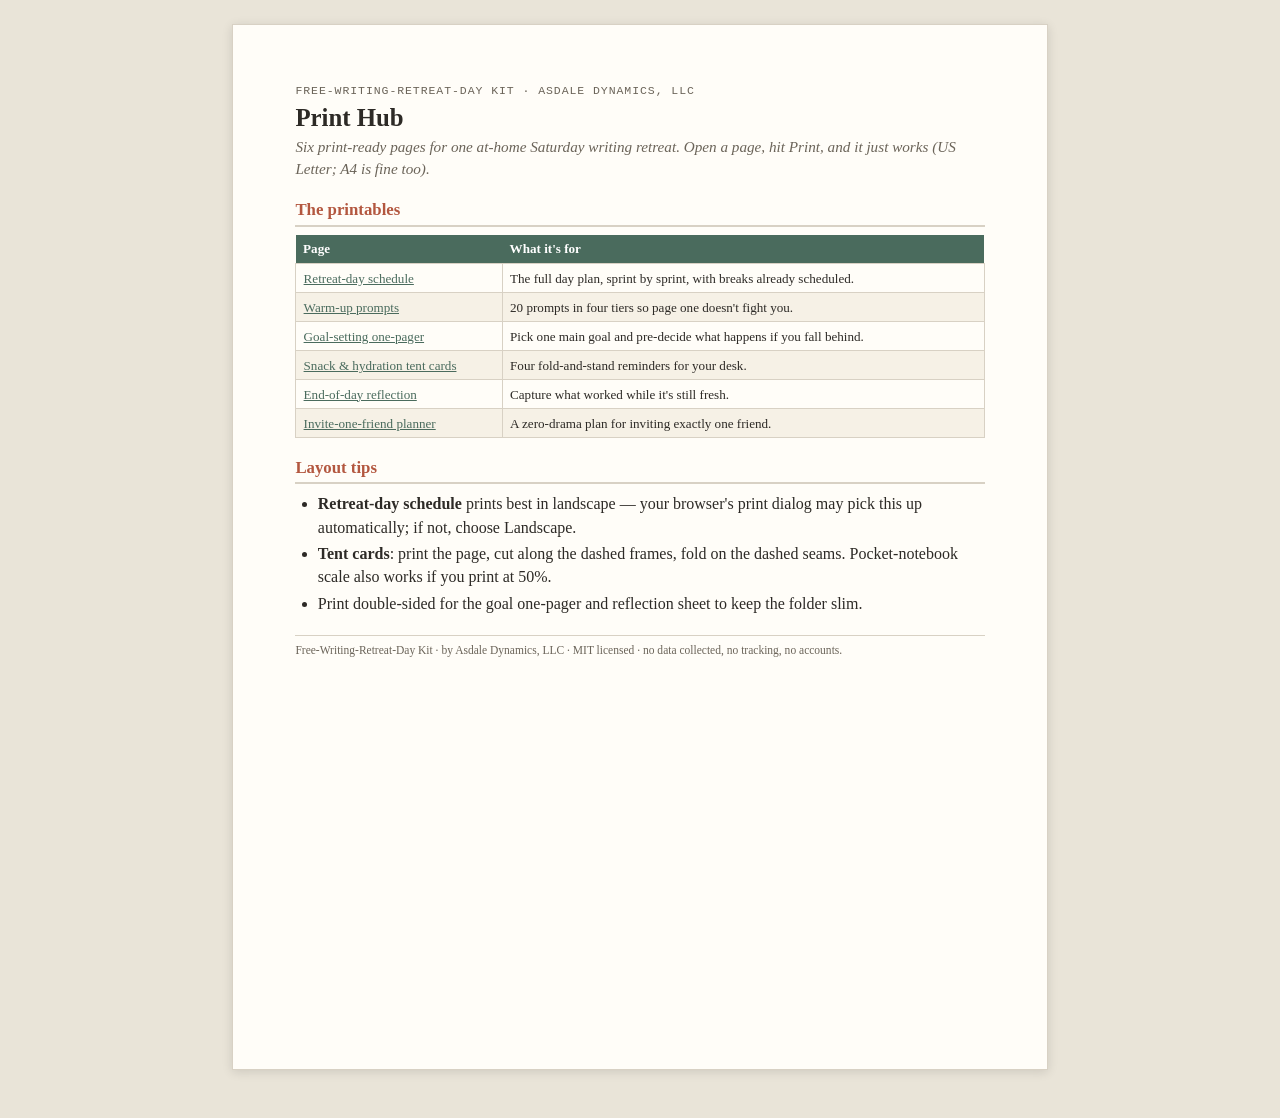
<file: print/index.html>
<!DOCTYPE html>
<html lang="en">
<head>
<meta charset="utf-8">
<title>Free-Writing-Retreat-Day Kit — Print Hub</title>
<link rel="stylesheet" href="style.css">
</head>
<body>
<div class="page">

  <p class="kit-brand">Free-Writing-Retreat-Day Kit &middot; Asdale Dynamics, LLC</p>
  <h1>Print Hub</h1>
  <p class="subtitle">Six print-ready pages for one at-home Saturday writing retreat. Open a page, hit Print, and it just works (US Letter; A4 is fine too).</p>

  <h2>The printables</h2>
  <table>
    <thead>
      <tr><th style="width:30%">Page</th><th>What it's for</th></tr>
    </thead>
    <tbody>
      <tr><td><a href="retreat-day-schedule.html">Retreat-day schedule</a></td><td>The full day plan, sprint by sprint, with breaks already scheduled.</td></tr>
      <tr><td><a href="warm-up-prompts.html">Warm-up prompts</a></td><td>20 prompts in four tiers so page one doesn't fight you.</td></tr>
      <tr><td><a href="goal-setting-one-pager.html">Goal-setting one-pager</a></td><td>Pick one main goal and pre-decide what happens if you fall behind.</td></tr>
      <tr><td><a href="snack-hydration-tent-cards.html">Snack &amp; hydration tent cards</a></td><td>Four fold-and-stand reminders for your desk.</td></tr>
      <tr><td><a href="end-of-day-reflection.html">End-of-day reflection</a></td><td>Capture what worked while it's still fresh.</td></tr>
      <tr><td><a href="invite-one-friend-planner.html">Invite-one-friend planner</a></td><td>A zero-drama plan for inviting exactly one friend.</td></tr>
    </tbody>
  </table>

  <h2>Layout tips</h2>
  <ul>
    <li><strong>Retreat-day schedule</strong> prints best in landscape &mdash; your browser's print dialog may pick this up automatically; if not, choose Landscape.</li>
    <li><strong>Tent cards</strong>: print the page, cut along the dashed frames, fold on the dashed seams. Pocket-notebook scale also works if you print at 50%.</li>
    <li>Print double-sided for the goal one-pager and reflection sheet to keep the folder slim.</li>
  </ul>

  <p class="footer-note">Free-Writing-Retreat-Day Kit &middot; by Asdale Dynamics, LLC &middot; MIT licensed &middot; no data collected, no tracking, no accounts.</p>
</div>
</body>
</html>
</file>
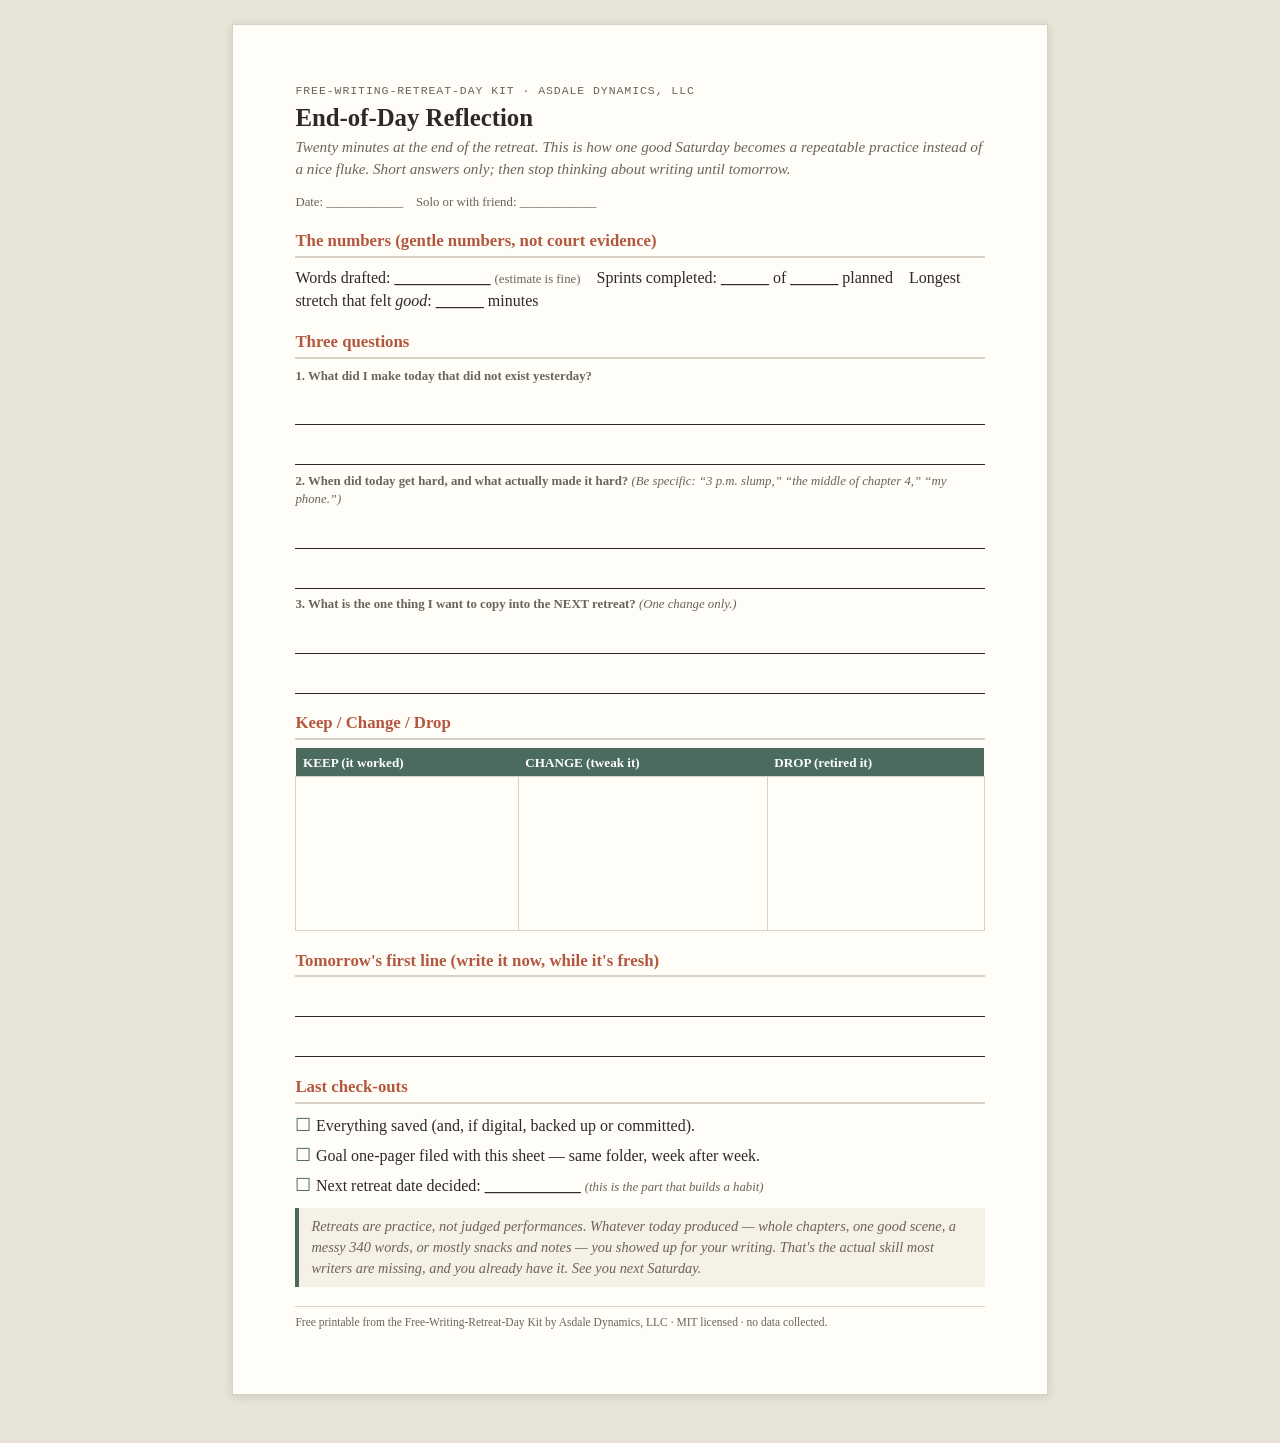
<file: print/end-of-day-reflection.html>
<!DOCTYPE html>
<html lang="en">
<head>
<meta charset="utf-8">
<title>End-of-Day Reflection — Free-Writing-Retreat-Day Kit</title>
<link rel="stylesheet" href="style.css">
</head>
<body>
<div class="page">

  <p class="kit-brand">Free-Writing-Retreat-Day Kit &middot; Asdale Dynamics, LLC</p>
  <h1>End-of-Day Reflection</h1>
  <p class="subtitle">Twenty minutes at the end of the retreat. This is how one good Saturday becomes a repeatable practice instead of a nice fluke. Short answers only; then stop thinking about writing until tomorrow.</p>

  <p class="write-label">Date: ____________ &nbsp;&nbsp; Solo or with friend: ____________</p>

  <h2>The numbers (gentle numbers, not court evidence)</h2>
  <p>Words drafted: <strong>____________</strong> <span class="write-label">(estimate is fine)</span> &nbsp;&nbsp; Sprints completed: <strong>______</strong> of <strong>______</strong> planned &nbsp;&nbsp; Longest stretch that felt <em>good</em>: <strong>______</strong> minutes</p>

  <h2>Three questions</h2>
  <p class="write-label"><strong>1. What did I make today that did not exist yesterday?</strong></p>
  <div class="write-line"></div>
  <div class="write-line"></div>

  <p class="write-label"><strong>2. When did today get hard, and what actually made it hard?</strong> <span class="write-label"><em>(Be specific: &ldquo;3 p.m. slump,&rdquo; &ldquo;the middle of chapter 4,&rdquo; &ldquo;my phone.&rdquo;)</em></span></p>
  <div class="write-line"></div>
  <div class="write-line"></div>

  <p class="write-label"><strong>3. What is the one thing I want to copy into the NEXT retreat?</strong> <span class="write-label"><em>(One change only.)</em></span></p>
  <div class="write-line"></div>
  <div class="write-line"></div>

  <h2>Keep / Change / Drop</h2>
  <table>
    <thead>
      <tr><th>KEEP (it worked)</th><th>CHANGE (tweak it)</th><th>DROP (retired it)</th></tr>
    </thead>
    <tbody>
      <tr><td style="height:1.6in"></td><td style="height:1.6in"></td><td style="height:1.6in"></td></tr>
    </tbody>
  </table>

  <h2>Tomorrow's first line (write it now, while it's fresh)</h2>
  <div class="write-line"></div>
  <div class="write-line"></div>

  <h2>Last check-outs</h2>
  <ul class="checkbox">
    <li>Everything saved (and, if digital, backed up or committed).</li>
    <li>Goal one-pager filed with this sheet &mdash; same folder, week after week.</li>
    <li>Next retreat date decided: <strong>____________</strong> <span class="write-label"><em>(this is the part that builds a habit)</em></span></li>
  </ul>

  <div class="hint">Retreats are practice, not judged performances. Whatever today produced &mdash; whole chapters, one good scene, a messy 340 words, or mostly snacks and notes &mdash; you showed up for your writing. That's the actual skill most writers are missing, and you already have it. See you next Saturday.</div>

  <p class="footer-note">Free printable from the Free-Writing-Retreat-Day Kit by Asdale Dynamics, LLC &middot; MIT licensed &middot; no data collected.</p>
</div>
</body>
</html>
</file>
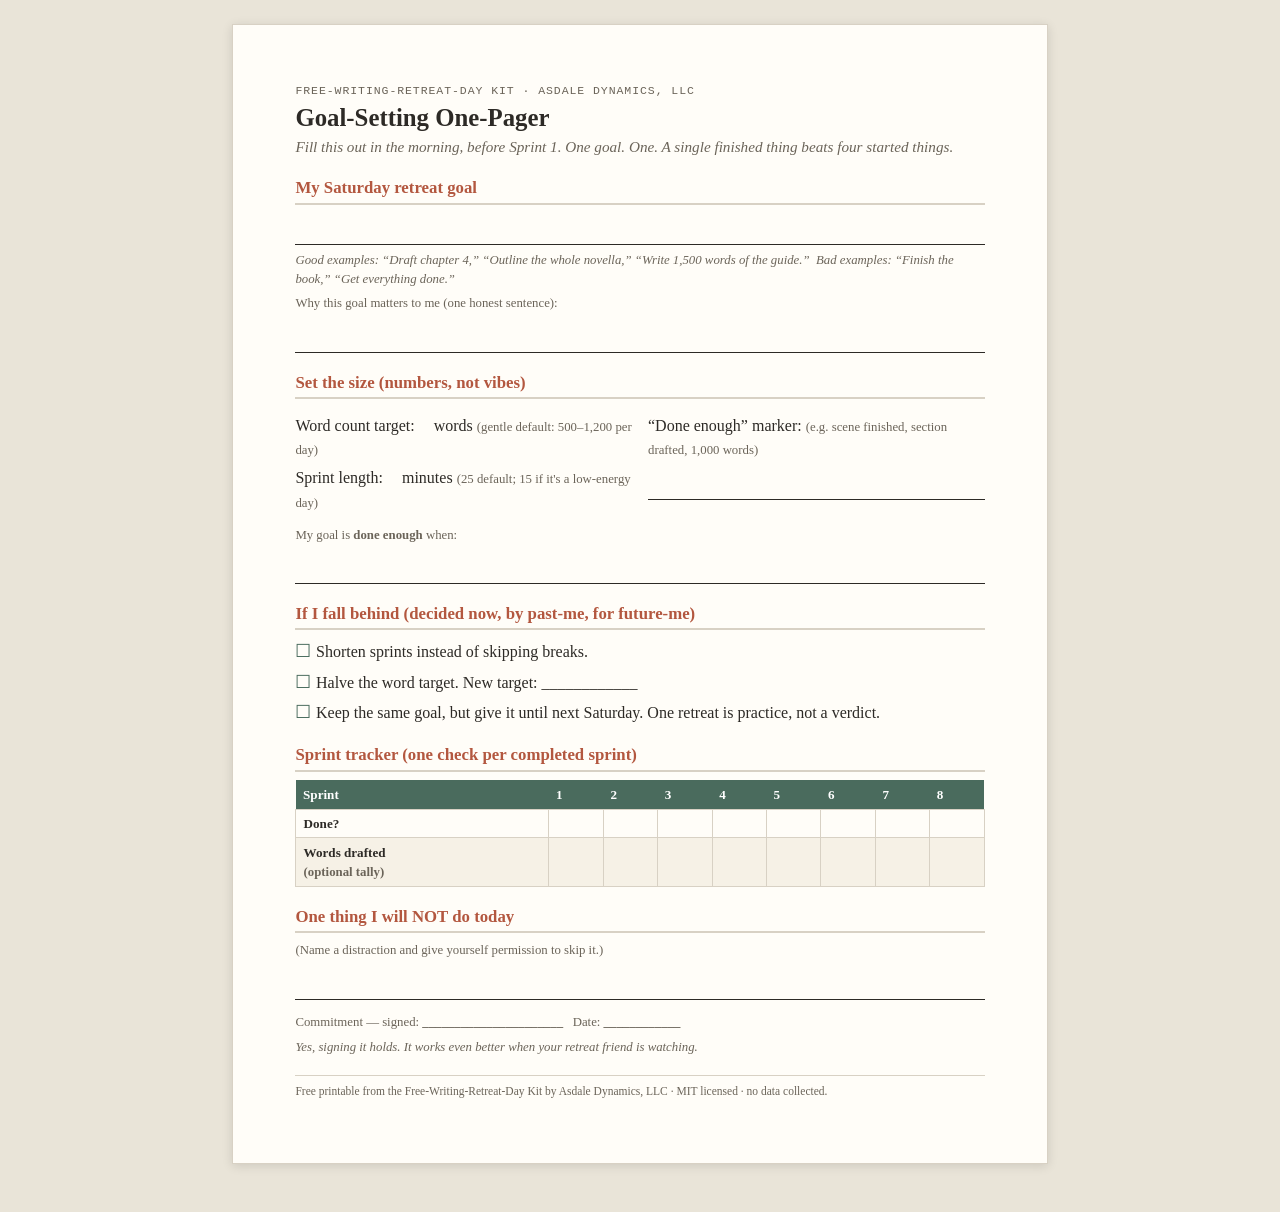
<file: print/goal-setting-one-pager.html>
<!DOCTYPE html>
<html lang="en">
<head>
<meta charset="utf-8">
<title>Goal-Setting One-Pager — Free-Writing-Retreat-Day Kit</title>
<link rel="stylesheet" href="style.css">
</head>
<body>
<div class="page page-light">

  <p class="kit-brand">Free-Writing-Retreat-Day Kit &middot; Asdale Dynamics, LLC</p>
  <h1>Goal-Setting One-Pager</h1>
  <p class="subtitle">Fill this out in the morning, before Sprint 1. One goal. One. A single finished thing beats four started things.</p>

  <h2>My Saturday retreat goal</h2>
  <div class="write-line"></div>
  <p class="write-label"><em>Good examples: &ldquo;Draft chapter 4,&rdquo; &ldquo;Outline the whole novella,&rdquo; &ldquo;Write 1,500 words of the guide.&rdquo; &nbsp;Bad examples: &ldquo;Finish the book,&rdquo; &ldquo;Get everything done.&rdquo;</em></p>

  <p class="write-label">Why this goal matters to me (one honest sentence):</p>
  <div class="write-line"></div>

  <h2>Set the size (numbers, not vibes)</h2>
  <div class="two-col">
    <div>
      <p>Word count target: <strong>&#8202;&#8202;&#8202;&#8202;&#8202;&#8202;&#8202;&#8202;&#8202;&#8202;&#8202;</strong> words <span class="write-label">(gentle default: 500&ndash;1,200 per day)</span></p>
      <p>Sprint length: <strong>&#8202;&#8202;&#8202;&#8202;&#8202;&#8202;&#8202;&#8202;&#8202;&#8202;&#8202;</strong> minutes <span class="write-label">(25 default; 15 if it's a low-energy day)</span></p>
    </div>
    <div>
      <p>&ldquo;Done enough&rdquo; marker: <span class="write-label">(e.g. scene finished, section drafted, 1,000 words)</span></p>
      <div class="write-line"></div>
    </div>
  </div>

  <p class="write-label">My goal is <strong>done enough</strong> when:</p>
  <div class="write-line"></div>

  <h2>If I fall behind (decided now, by past-me, for future-me)</h2>
  <ul class="checkbox">
    <li>Shorten sprints instead of skipping breaks.</li>
    <li>Halve the word target. New target: ____________</li>
    <li>Keep the same goal, but give it until next Saturday. One retreat is practice, not a verdict.</li>
  </ul>

  <h2>Sprint tracker (one check per completed sprint)</h2>
  <table>
    <thead>
      <tr><th>Sprint</th><th>1</th><th>2</th><th>3</th><th>4</th><th>5</th><th>6</th><th>7</th><th>8</th></tr>
    </thead>
    <tbody>
      <tr><td class="block">Done?</td><td></td><td></td><td></td><td></td><td></td><td></td><td></td><td></td></tr>
      <tr><td class="block">Words drafted<br><span class="write-label">(optional tally)</span></td><td></td><td></td><td></td><td></td><td></td><td></td><td></td><td></td></tr>
    </tbody>
  </table>

  <h2>One thing I will NOT do today</h2>
  <p class="write-label">(Name a distraction and give yourself permission to skip it.)</p>
  <div class="write-line"></div>

  <p class="write-label" style="margin-top:0.8rem;">Commitment &mdash; signed: <strong>______________________</strong> &nbsp; Date: <strong>____________</strong></p>
  <p class="write-label"><em>Yes, signing it holds. It works even better when your retreat friend is watching.</em></p>

  <p class="footer-note">Free printable from the Free-Writing-Retreat-Day Kit by Asdale Dynamics, LLC &middot; MIT licensed &middot; no data collected.</p>
</div>
</body>
</html>
</file>
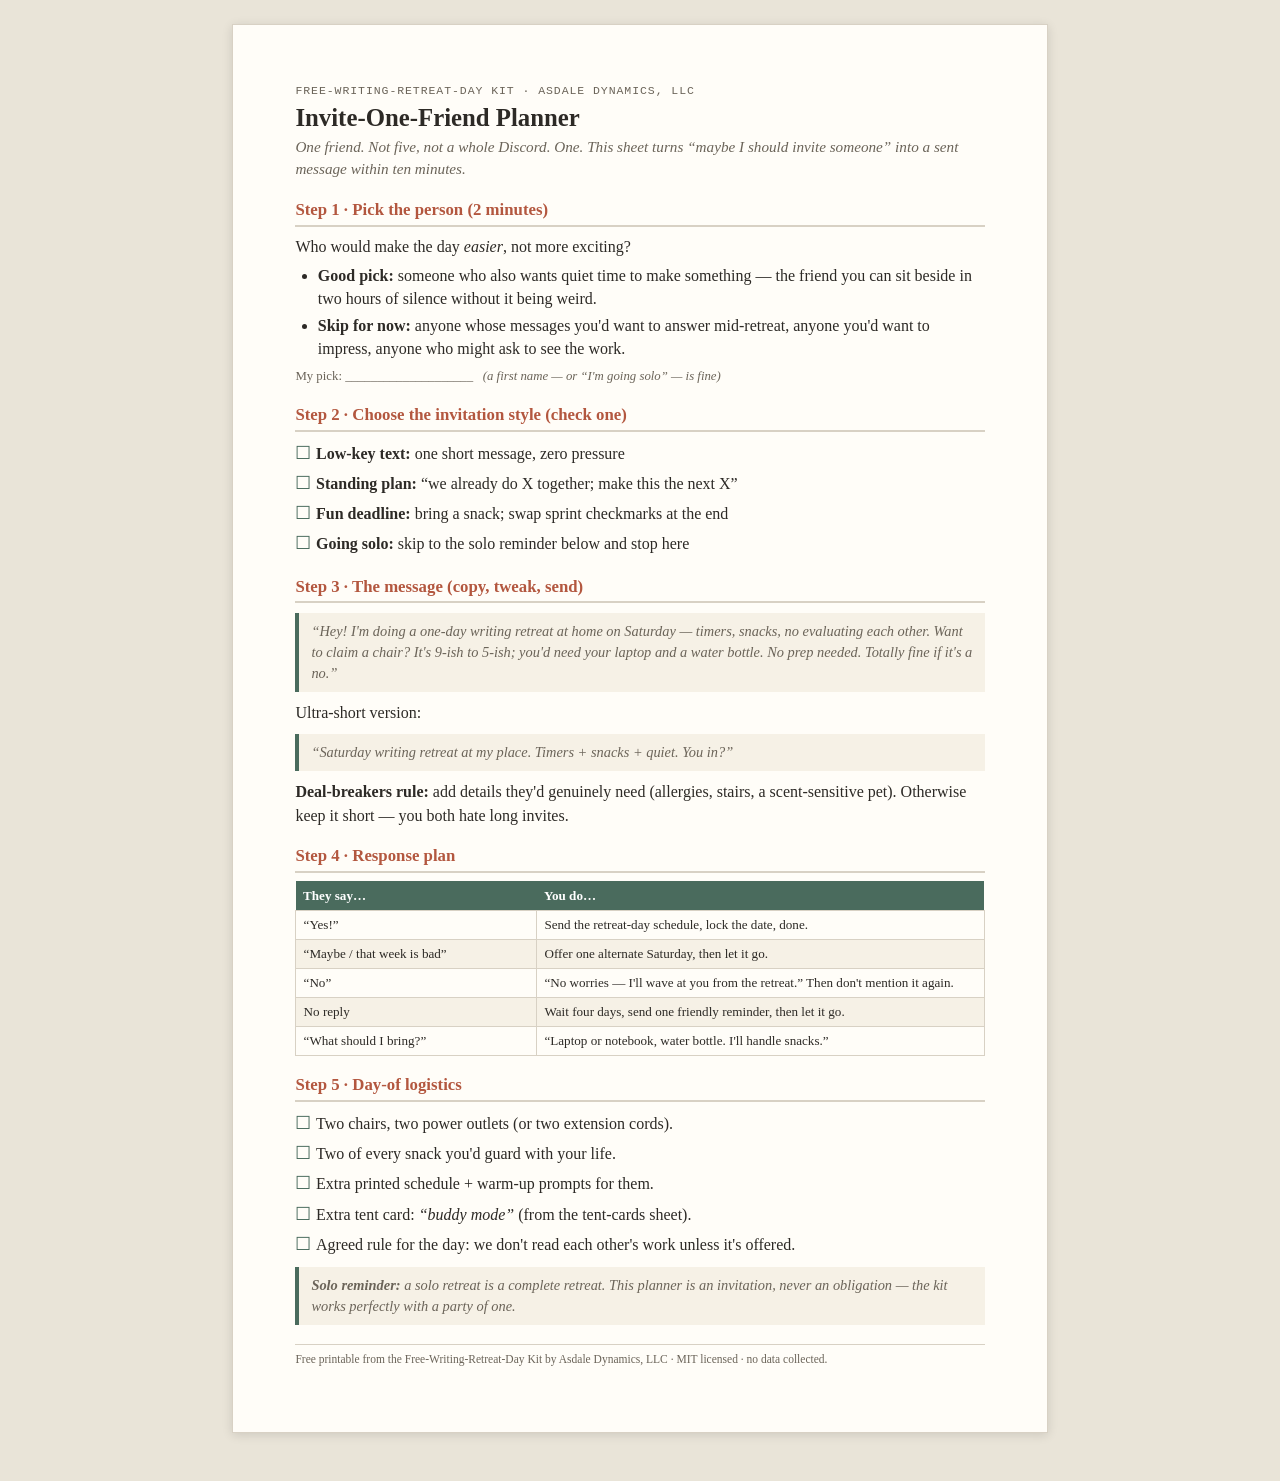
<file: print/invite-one-friend-planner.html>
<!DOCTYPE html>
<html lang="en">
<head>
<meta charset="utf-8">
<title>Invite-One-Friend Planner — Free-Writing-Retreat-Day Kit</title>
<link rel="stylesheet" href="style.css">
</head>
<body>
<div class="page">

  <p class="kit-brand">Free-Writing-Retreat-Day Kit &middot; Asdale Dynamics, LLC</p>
  <h1>Invite-One-Friend Planner</h1>
  <p class="subtitle">One friend. Not five, not a whole Discord. One. This sheet turns &ldquo;maybe I should invite someone&rdquo; into a sent message within ten minutes.</p>

  <h2>Step 1 &middot; Pick the person (2 minutes)</h2>
  <p>Who would make the day <em>easier</em>, not more exciting?</p>
  <ul>
    <li><strong>Good pick:</strong> someone who also wants quiet time to make something &mdash; the friend you can sit beside in two hours of silence without it being weird.</li>
    <li><strong>Skip for now:</strong> anyone whose messages you'd want to answer mid-retreat, anyone you'd want to impress, anyone who might ask to see the work.</li>
  </ul>
  <p class="write-label">My pick: ____________________ &nbsp; <span class="write-label"><em>(a first name &mdash; or &ldquo;I'm going solo&rdquo; &mdash; is fine)</em></span></p>

  <h2>Step 2 &middot; Choose the invitation style (check one)</h2>
  <ul class="checkbox">
    <li><strong>Low-key text:</strong> one short message, zero pressure</li>
    <li><strong>Standing plan:</strong> &ldquo;we already do X together; make this the next X&rdquo;</li>
    <li><strong>Fun deadline:</strong> bring a snack; swap sprint checkmarks at the end</li>
    <li><strong>Going solo:</strong> skip to the solo reminder below and stop here</li>
  </ul>

  <h2>Step 3 &middot; The message (copy, tweak, send)</h2>
  <div class="hint">&ldquo;Hey! I'm doing a one-day writing retreat at home on Saturday &mdash; timers, snacks, no evaluating each other. Want to claim a chair? It's 9-ish to 5-ish; you'd need your laptop and a water bottle. No prep needed. Totally fine if it's a no.&rdquo;</div>
  <p>Ultra-short version:</p>
  <div class="hint">&ldquo;Saturday writing retreat at my place. Timers + snacks + quiet. You in?&rdquo;</div>
  <p><strong>Deal-breakers rule:</strong> add details they'd genuinely need (allergies, stairs, a scent-sensitive pet). Otherwise keep it short &mdash; you both hate long invites.</p>

  <h2>Step 4 &middot; Response plan</h2>
  <table>
    <thead>
      <tr><th style="width:35%">They say&hellip;</th><th>You do&hellip;</th></tr>
    </thead>
    <tbody>
      <tr><td>&ldquo;Yes!&rdquo;</td><td>Send the retreat-day schedule, lock the date, done.</td></tr>
      <tr><td>&ldquo;Maybe / that week is bad&rdquo;</td><td>Offer one alternate Saturday, then let it go.</td></tr>
      <tr><td>&ldquo;No&rdquo;</td><td>&ldquo;No worries &mdash; I'll wave at you from the retreat.&rdquo; Then don't mention it again.</td></tr>
      <tr><td>No reply</td><td>Wait four days, send one friendly reminder, then let it go.</td></tr>
      <tr><td>&ldquo;What should I bring?&rdquo;</td><td>&ldquo;Laptop or notebook, water bottle. I'll handle snacks.&rdquo;</td></tr>
    </tbody>
  </table>

  <h2>Step 5 &middot; Day-of logistics</h2>
  <ul class="checkbox">
    <li>Two chairs, two power outlets (or two extension cords).</li>
    <li>Two of every snack you'd guard with your life.</li>
    <li>Extra printed schedule + warm-up prompts for them.</li>
    <li>Extra tent card: <em>&ldquo;buddy mode&rdquo;</em> (from the tent-cards sheet).</li>
    <li>Agreed rule for the day: we don't read each other's work unless it's offered.</li>
  </ul>

  <div class="hint"><strong>Solo reminder:</strong> a solo retreat is a complete retreat. This planner is an invitation, never an obligation &mdash; the kit works perfectly with a party of one.</div>

  <p class="footer-note">Free printable from the Free-Writing-Retreat-Day Kit by Asdale Dynamics, LLC &middot; MIT licensed &middot; no data collected.</p>
</div>
</body>
</html>
</file>
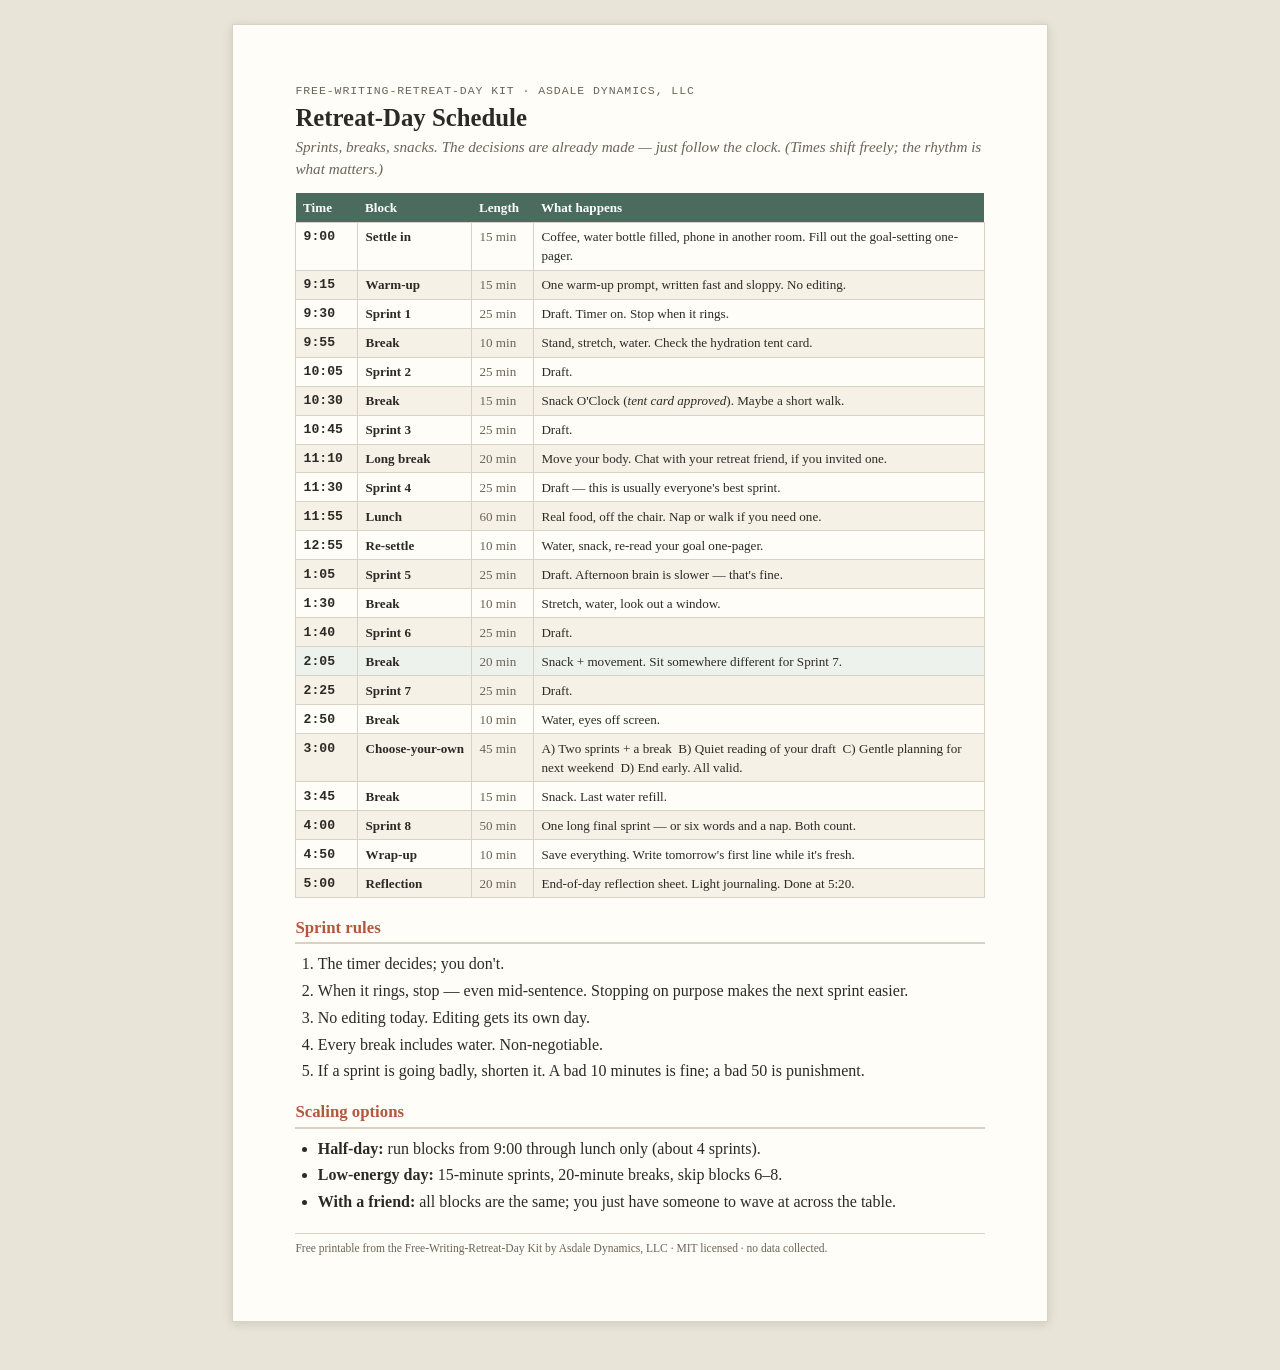
<file: print/retreat-day-schedule.html>
<!DOCTYPE html>
<html lang="en">
<head>
<meta charset="utf-8">
<title>Retreat-Day Schedule — Free-Writing-Retreat-Day Kit</title>
<link rel="stylesheet" href="style.css">
</head>
<body>
<div class="page landscape-page">

  <p class="kit-brand">Free-Writing-Retreat-Day Kit &middot; Asdale Dynamics, LLC</p>
  <h1>Retreat-Day Schedule</h1>
  <p class="subtitle">Sprints, breaks, snacks. The decisions are already made &mdash; just follow the clock. (Times shift freely; the rhythm is what matters.)</p>

  <table>
    <thead>
      <tr><th style="width:9%">Time</th><th style="width:16%">Block</th><th style="width:9%">Length</th><th>What happens</th></tr>
    </thead>
    <tbody>
      <tr><td class="time">9:00</td><td class="block">Settle in</td><td class="len">15 min</td><td>Coffee, water bottle filled, phone in another room. Fill out the goal-setting one-pager.</td></tr>
      <tr><td class="time">9:15</td><td class="block">Warm-up</td><td class="len">15 min</td><td>One warm-up prompt, written fast and sloppy. No editing.</td></tr>
      <tr><td class="time">9:30</td><td class="block">Sprint 1</td><td class="len">25 min</td><td>Draft. Timer on. Stop when it rings.</td></tr>
      <tr><td class="time">9:55</td><td class="block">Break</td><td class="len">10 min</td><td>Stand, stretch, water. Check the hydration tent card.</td></tr>
      <tr><td class="time">10:05</td><td class="block">Sprint 2</td><td class="len">25 min</td><td>Draft.</td></tr>
      <tr><td class="time">10:30</td><td class="block">Break</td><td class="len">15 min</td><td>Snack O'Clock (<em>tent card approved</em>). Maybe a short walk.</td></tr>
      <tr><td class="time">10:45</td><td class="block">Sprint 3</td><td class="len">25 min</td><td>Draft.</td></tr>
      <tr class="long-break"><td class="time">11:10</td><td class="block">Long break</td><td class="len">20 min</td><td>Move your body. Chat with your retreat friend, if you invited one.</td></tr>
      <tr><td class="time">11:30</td><td class="block">Sprint 4</td><td class="len">25 min</td><td>Draft &mdash; this is usually everyone's best sprint.</td></tr>
      <tr class="long-break"><td class="time">11:55</td><td class="block">Lunch</td><td class="len">60 min</td><td>Real food, off the chair. Nap or walk if you need one.</td></tr>
      <tr><td class="time">12:55</td><td class="block">Re-settle</td><td class="len">10 min</td><td>Water, snack, re-read your goal one-pager.</td></tr>
      <tr><td class="time">1:05</td><td class="block">Sprint 5</td><td class="len">25 min</td><td>Draft. Afternoon brain is slower &mdash; that's fine.</td></tr>
      <tr><td class="time">1:30</td><td class="block">Break</td><td class="len">10 min</td><td>Stretch, water, look out a window.</td></tr>
      <tr><td class="time">1:40</td><td class="block">Sprint 6</td><td class="len">25 min</td><td>Draft.</td></tr>
      <tr class="long-break"><td class="time">2:05</td><td class="block">Break</td><td class="len">20 min</td><td>Snack + movement. Sit somewhere different for Sprint 7.</td></tr>
      <tr><td class="time">2:25</td><td class="block">Sprint 7</td><td class="len">25 min</td><td>Draft.</td></tr>
      <tr><td class="time">2:50</td><td class="block">Break</td><td class="len">10 min</td><td>Water, eyes off screen.</td></tr>
      <tr class="long-break"><td class="time">3:00</td><td class="block">Choose-your-own</td><td class="len">45 min</td><td>A) Two sprints + a break &nbsp;B) Quiet reading of your draft &nbsp;C) Gentle planning for next weekend &nbsp;D) End early. All valid.</td></tr>
      <tr><td class="time">3:45</td><td class="block">Break</td><td class="len">15 min</td><td>Snack. Last water refill.</td></tr>
      <tr><td class="time">4:00</td><td class="block">Sprint 8</td><td class="len">50 min</td><td>One long final sprint &mdash; or six words and a nap. Both count.</td></tr>
      <tr><td class="time">4:50</td><td class="block">Wrap-up</td><td class="len">10 min</td><td>Save everything. Write tomorrow's first line while it's fresh.</td></tr>
      <tr><td class="time">5:00</td><td class="block">Reflection</td><td class="len">20 min</td><td>End-of-day reflection sheet. Light journaling. Done at 5:20.</td></tr>
    </tbody>
  </table>

  <h2>Sprint rules</h2>
  <ol>
    <li>The timer decides; you don't.</li>
    <li>When it rings, stop &mdash; even mid-sentence. Stopping on purpose makes the next sprint easier.</li>
    <li>No editing today. Editing gets its own day.</li>
    <li>Every break includes water. Non-negotiable.</li>
    <li>If a sprint is going badly, shorten it. A bad 10 minutes is fine; a bad 50 is punishment.</li>
  </ol>

  <h2>Scaling options</h2>
  <ul>
    <li><strong>Half-day:</strong> run blocks from 9:00 through lunch only (about 4 sprints).</li>
    <li><strong>Low-energy day:</strong> 15-minute sprints, 20-minute breaks, skip blocks 6&ndash;8.</li>
    <li><strong>With a friend:</strong> all blocks are the same; you just have someone to wave at across the table.</li>
  </ul>

  <p class="footer-note">Free printable from the Free-Writing-Retreat-Day Kit by Asdale Dynamics, LLC &middot; MIT licensed &middot; no data collected.</p>
</div>
</body>
</html>
</file>
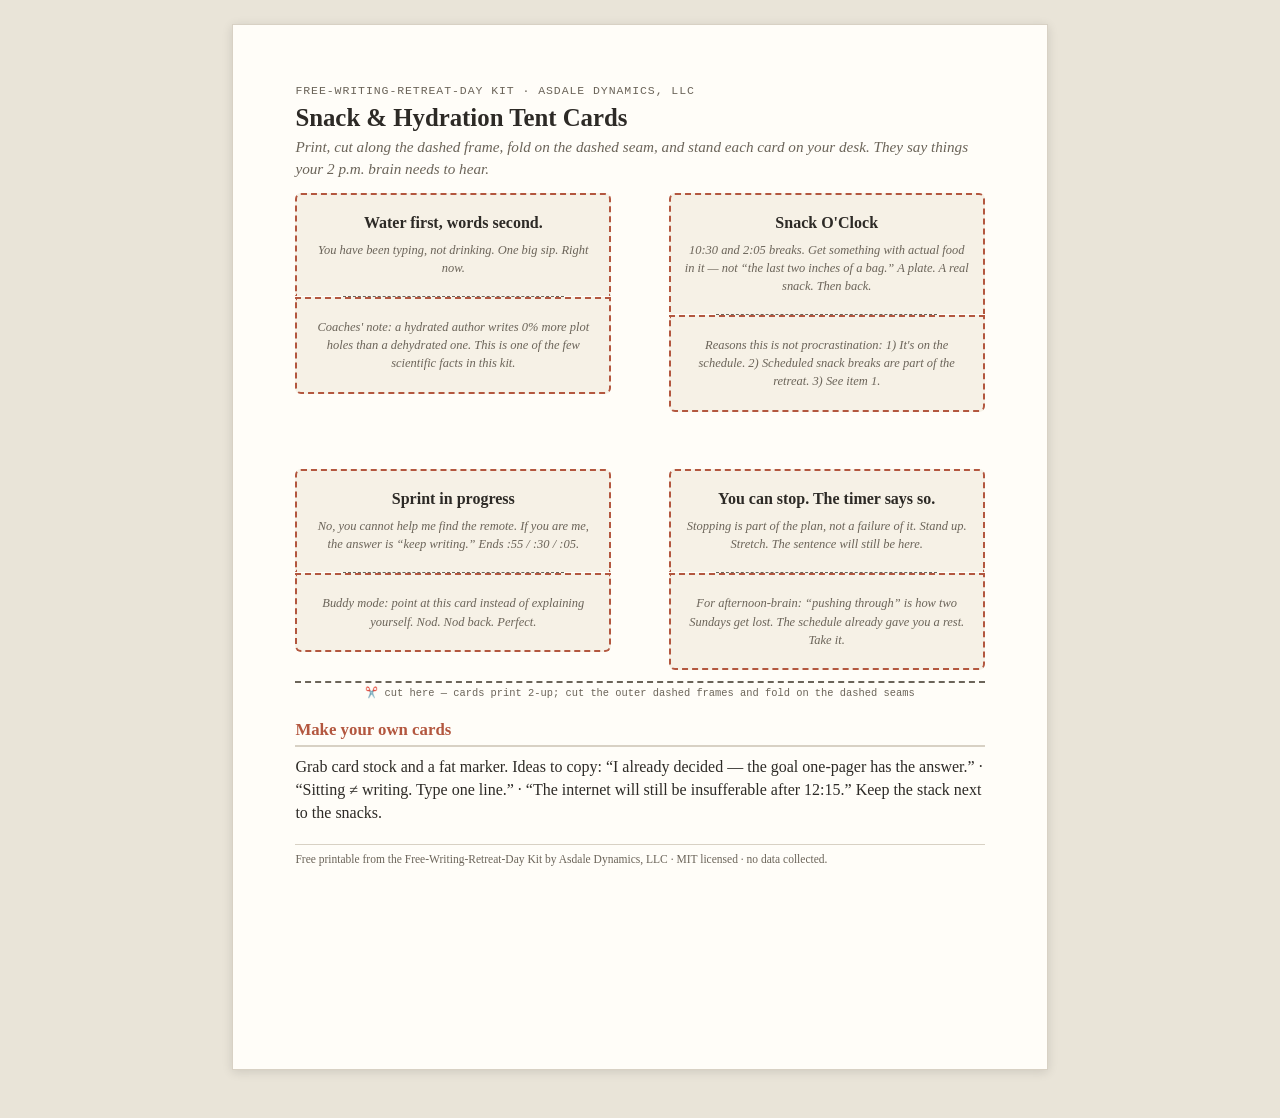
<file: print/snack-hydration-tent-cards.html>
<!DOCTYPE html>
<html lang="en">
<head>
<meta charset="utf-8">
<title>Snack &amp; Hydration Tent Cards — Free-Writing-Retreat-Day Kit</title>
<link rel="stylesheet" href="style.css">
</head>
<body>
<div class="page">

  <p class="kit-brand">Free-Writing-Retreat-Day Kit &middot; Asdale Dynamics, LLC</p>
  <h1>Snack &amp; Hydration Tent Cards</h1>
  <p class="subtitle">Print, cut along the dashed frame, fold on the dashed seam, and stand each card on your desk. They say things your 2&nbsp;p.m. brain needs to hear.</p>

  <div class="tent-grid">
    <div class="tent-card">
      <div class="tent-face front">
        <p class="msg">Water first, words second.</p>
        <p class="sub">You have been typing, not drinking. One big sip. Right now.</p>
      </div>
      <div class="fold-line"></div>
      <div class="tent-face back">
        <p class="sub">Coaches' note: a hydrated author writes 0% more plot holes than a dehydrated one. This is one of the few scientific facts in this kit.</p>
      </div>
    </div>

    <div class="tent-card">
      <div class="tent-face front">
        <p class="msg">Snack O'Clock</p>
        <p class="sub">10:30 and 2:05 breaks. Get something with actual food in it &mdash; not &ldquo;the last two inches of a bag.&rdquo; A plate. A real snack. Then back.</p>
      </div>
      <div class="fold-line"></div>
      <div class="tent-face back">
        <p class="sub">Reasons this is not procrastination: 1) It's on the schedule. 2) Scheduled snack breaks are part of the retreat. 3) See item 1.</p>
      </div>
    </div>

    <div class="tent-card">
      <div class="tent-face front">
        <p class="msg">Sprint in progress</p>
        <p class="sub">No, you cannot help me find the remote. If you are me, the answer is &ldquo;keep writing.&rdquo; Ends :55 / :30 / :05.</p>
      </div>
      <div class="fold-line"></div>
      <div class="tent-face back">
        <p class="sub">Buddy mode: point at this card instead of explaining yourself. Nod. Nod back. Perfect.</p>
      </div>
    </div>

    <div class="tent-card">
      <div class="tent-face front">
        <p class="msg">You can stop. The timer says so.</p>
        <p class="sub">Stopping is part of the plan, not a failure of it. Stand up. Stretch. The sentence will still be here.</p>
      </div>
      <div class="fold-line"></div>
      <div class="tent-face back">
        <p class="sub">For afternoon-brain: &ldquo;pushing through&rdquo; is how two Sundays get lost. The schedule already gave you a rest. Take it.</p>
      </div>
    </div>
  </div>

  <div class="cut-here">&#9986;&#65039; cut here &mdash; cards print 2-up; cut the outer dashed frames and fold on the dashed seams</div>

  <h2>Make your own cards</h2>
  <p>Grab card stock and a fat marker. Ideas to copy: &ldquo;I already decided &mdash; the goal one-pager has the answer.&rdquo; &middot; &ldquo;Sitting &ne; writing. Type one line.&rdquo; &middot; &ldquo;The internet will still be insufferable after 12:15.&rdquo; Keep the stack next to the snacks.</p>

  <p class="footer-note">Free printable from the Free-Writing-Retreat-Day Kit by Asdale Dynamics, LLC &middot; MIT licensed &middot; no data collected.</p>
</div>
</body>
</html>
</file>
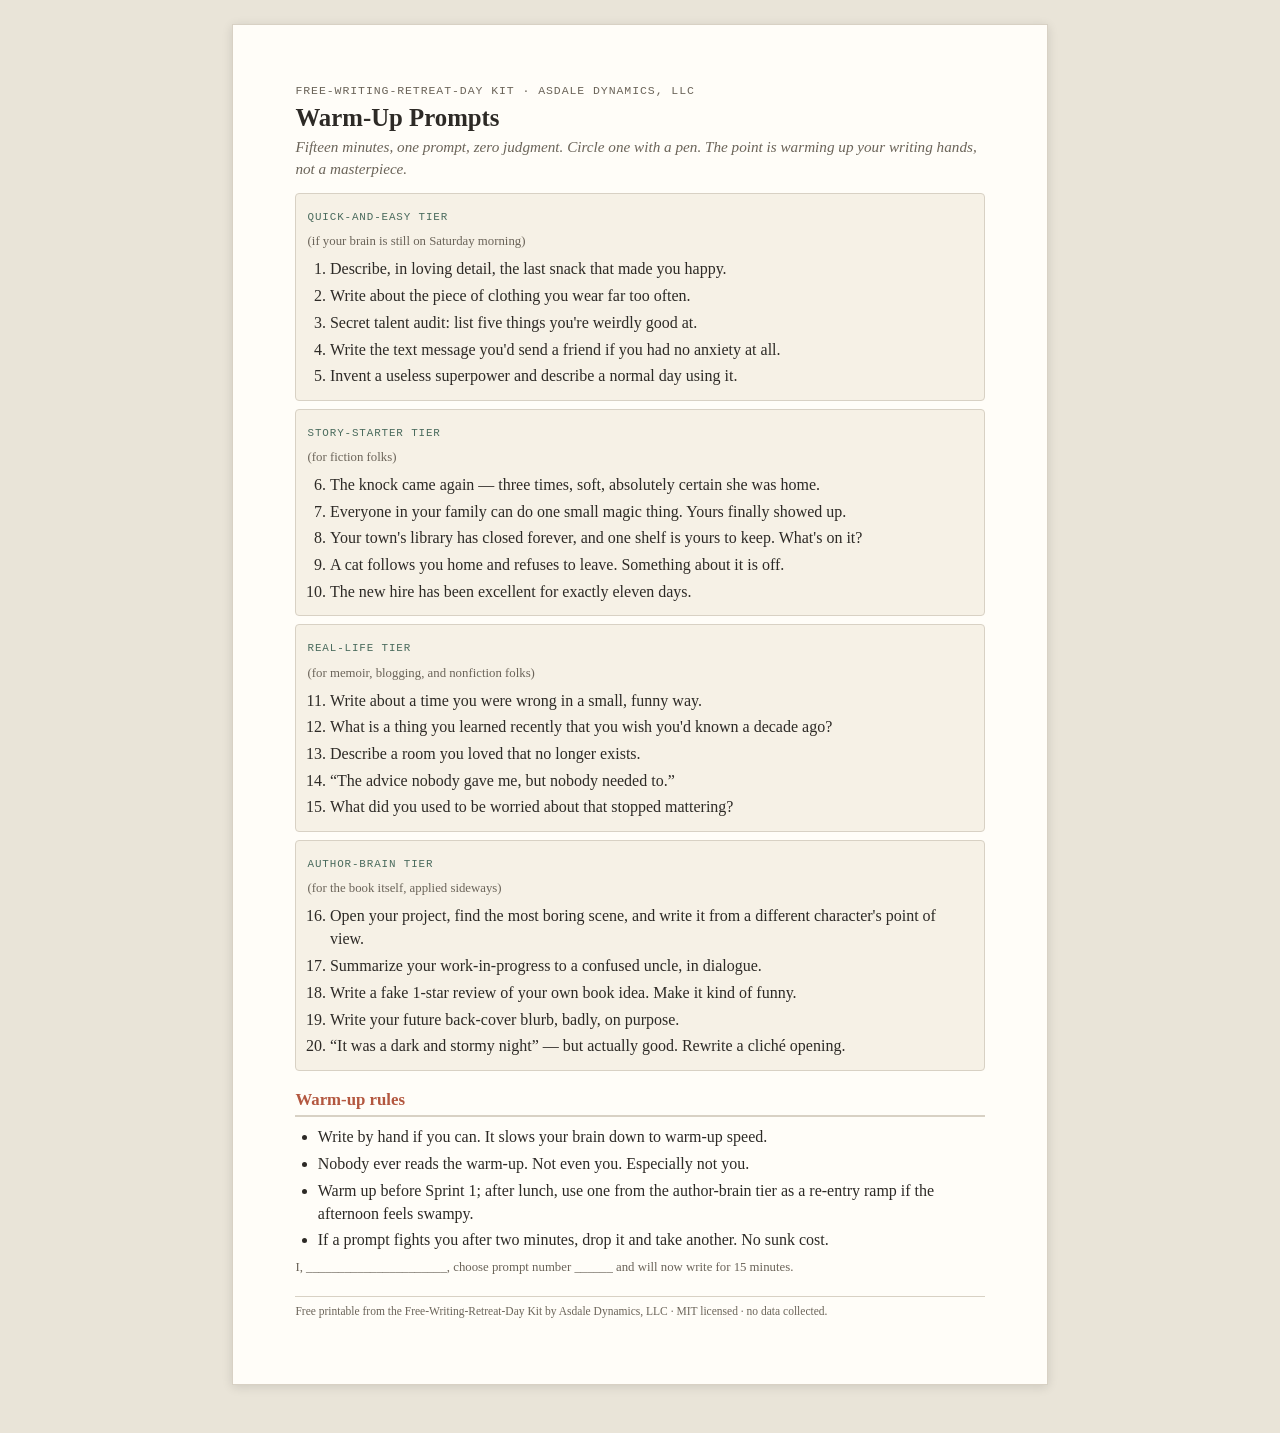
<file: print/warm-up-prompts.html>
<!DOCTYPE html>
<html lang="en">
<head>
<meta charset="utf-8">
<title>Warm-Up Prompts — Free-Writing-Retreat-Day Kit</title>
<link rel="stylesheet" href="style.css">
</head>
<body>
<div class="page">

  <p class="kit-brand">Free-Writing-Retreat-Day Kit &middot; Asdale Dynamics, LLC</p>
  <h1>Warm-Up Prompts</h1>
  <p class="subtitle">Fifteen minutes, one prompt, zero judgment. Circle one with a pen. The point is warming up your writing hands, not a masterpiece.</p>

  <div class="prompt-card">
    <span class="tier">Quick-and-easy tier</span>
    <p class="write-label">(if your brain is still on Saturday morning)</p>
    <ol>
      <li>Describe, in loving detail, the last snack that made you happy.</li>
      <li>Write about the piece of clothing you wear far too often.</li>
      <li>Secret talent audit: list five things you're weirdly good at.</li>
      <li>Write the text message you'd send a friend if you had no anxiety at all.</li>
      <li>Invent a useless superpower and describe a normal day using it.</li>
    </ol>
  </div>

  <div class="prompt-card">
    <span class="tier">Story-starter tier</span>
    <p class="write-label">(for fiction folks)</p>
    <ol start="6">
      <li>The knock came again &mdash; three times, soft, absolutely certain she was home.</li>
      <li>Everyone in your family can do one small magic thing. Yours finally showed up.</li>
      <li>Your town's library has closed forever, and one shelf is yours to keep. What's on it?</li>
      <li>A cat follows you home and refuses to leave. Something about it is off.</li>
      <li>The new hire has been excellent for exactly eleven days.</li>
    </ol>
  </div>

  <div class="prompt-card">
    <span class="tier">Real-life tier</span>
    <p class="write-label">(for memoir, blogging, and nonfiction folks)</p>
    <ol start="11">
      <li>Write about a time you were wrong in a small, funny way.</li>
      <li>What is a thing you learned recently that you wish you'd known a decade ago?</li>
      <li>Describe a room you loved that no longer exists.</li>
      <li>&ldquo;The advice nobody gave me, but nobody needed to.&rdquo;</li>
      <li>What did you used to be worried about that stopped mattering?</li>
    </ol>
  </div>

  <div class="prompt-card">
    <span class="tier">Author-brain tier</span>
    <p class="write-label">(for the book itself, applied sideways)</p>
    <ol start="16">
      <li>Open your project, find the most boring scene, and write it from a different character's point of view.</li>
      <li>Summarize your work-in-progress to a confused uncle, in dialogue.</li>
      <li>Write a fake 1-star review of your own book idea. Make it kind of funny.</li>
      <li>Write your future back-cover blurb, badly, on purpose.</li>
      <li>&ldquo;It was a dark and stormy night&rdquo; &mdash; but actually good. Rewrite a clich&eacute; opening.</li>
    </ol>
  </div>

  <h2>Warm-up rules</h2>
  <ul>
    <li>Write by hand if you can. It slows your brain down to warm-up speed.</li>
    <li>Nobody ever reads the warm-up. Not even you. Especially not you.</li>
    <li>Warm up before Sprint 1; after lunch, use one from the author-brain tier as a re-entry ramp if the afternoon feels swampy.</li>
    <li>If a prompt fights you after two minutes, drop it and take another. No sunk cost.</li>
  </ul>

  <p class="write-label">I, ______________________, choose prompt number ______ and will now write for 15 minutes.</p>

  <p class="footer-note">Free printable from the Free-Writing-Retreat-Day Kit by Asdale Dynamics, LLC &middot; MIT licensed &middot; no data collected.</p>
</div>
</body>
</html>
</file>
<file: print/style.css>
/* Shared print styles for the Free-Writing-Retreat-Day Kit.
   Designed for US Letter (works for A4 too). Print from any browser. */

:root {
  --ink: #2d2a26;
  --soft: #6b6459;
  --paper: #fffdf8;
  --accent: #b3573f;
  --accent-2: #4a6b5d;
  --line: #d8d1c4;
  --fill: #f6f1e6;
}

* { box-sizing: border-box; }

html {
  background: #e9e4d8;
}

body {
  font-family: Georgia, "Times New Roman", serif;
  color: var(--ink);
  margin: 0;
  padding: 1.5rem;
  line-height: 1.45;
}

.page {
  background: var(--paper);
  max-width: 8.5in;
  margin: 0 auto 1.5rem;
  padding: 0.6in 0.65in;
  border: 1px solid var(--line);
  box-shadow: 0 2px 10px rgba(0,0,0,0.12);
  min-height: 10.9in;
}

/* ---------- headers ---------- */
.kit-brand {
  font-family: "Courier New", monospace;
  font-size: 0.72rem;
  letter-spacing: 0.08em;
  text-transform: uppercase;
  color: var(--soft);
  margin: 0 0 0.25rem;
}

h1 {
  font-size: 1.55rem;
  margin: 0 0 0.2rem;
  line-height: 1.2;
}

.subtitle {
  font-style: italic;
  color: var(--soft);
  margin: 0 0 0.8rem;
  font-size: 0.95rem;
}

h2 {
  font-size: 1.05rem;
  color: var(--accent);
  border-bottom: 2px solid var(--line);
  padding-bottom: 0.15rem;
  margin: 1.1rem 0 0.5rem;
  page-break-after: avoid;
}

h3 { font-size: 0.95rem; margin: 0.8rem 0 0.35rem; page-break-after: avoid; }

/* ---------- generic content ---------- */
p { margin: 0.4rem 0; }

a { color: var(--accent-2); }

ul, ol { margin: 0.35rem 0; padding-left: 1.4rem; }
li { margin: 0.22rem 0; }

.hint {
  background: var(--fill);
  border-left: 4px solid var(--accent-2);
  padding: 0.5rem 0.75rem;
  font-style: italic;
  color: var(--soft);
  font-size: 0.9rem;
  margin: 0.6rem 0;
}

.footer-note {
  margin-top: 1.2rem;
  padding-top: 0.4rem;
  border-top: 1px solid var(--line);
  font-size: 0.72rem;
  color: var(--soft);
}

/* ---------- schedule table ---------- */
table {
  width: 100%;
  border-collapse: collapse;
  font-size: 0.82rem;
  margin: 0.5rem 0;
}

th {
  background: var(--accent-2);
  color: #fff;
  text-align: left;
  padding: 0.3rem 0.45rem;
}

td {
  border: 1px solid var(--line);
  padding: 0.28rem 0.45rem;
  vertical-align: top;
}

tbody tr:nth-child(even) td { background: var(--fill); }

td.time { font-family: "Courier New", monospace; white-space: nowrap; font-weight: bold; }
td.block { white-space: nowrap; font-weight: bold; }
td.len { white-space: nowrap; color: var(--soft); }

tr.long-break td { background: #eef2ec; }

/* ---------- prompts ---------- */
.prompt-list { counter-reset: prompt; }

.prompt-card {
  border: 1px solid var(--line);
  background: var(--fill);
  padding: 0.55rem 0.7rem;
  margin: 0.5rem 0;
  page-break-inside: avoid;
  border-radius: 4px;
}

.prompt-card .tier {
  font-family: "Courier New", monospace;
  font-size: 0.68rem;
  text-transform: uppercase;
  letter-spacing: 0.08em;
  color: var(--accent-2);
}

.prompt-card ol { margin: 0.25rem 0 0; }

/* ---------- fill-in blanks ---------- */
.write-line {
  border-bottom: 1px solid var(--ink);
  min-height: 1.6em;
  margin: 0.9rem 0 0.3rem;
}

.write-label {
  font-size: 0.8rem;
  color: var(--soft);
  margin-top: 0.4rem;
}

.two-col {
  display: flex;
  gap: 1rem;
}

.two-col > div { flex: 1; }

.checkbox {
  list-style: none;
  padding-left: 0;
}

.checkbox li { text-indent: -1.6em; padding-left: 1.6em; }

.checkbox li::before {
  content: "\2610  ";
  font-size: 1.15em;
  color: var(--accent-2);
}

/* ---------- tent cards ---------- */
.tent-grid {
  display: grid;
  grid-template-columns: 1fr 1fr;
  gap: 0.6in;
  margin-top: 0.6rem;
}

.tent-card {
  page-break-inside: avoid;
  text-align: center;
}

.tent-face {
  border: 2px dashed var(--accent);
  border-radius: 6px;
  padding: 0.8rem;
  background: var(--fill);
}

.tent-face.front { border-bottom: none; border-radius: 6px 6px 0 0; }
.tent-face.back { border-top: 2px dashed var(--accent); border-radius: 0 0 6px 6px; }

.tent-face .msg {
  font-size: 1rem;
  font-weight: bold;
  margin: 0.2rem 0;
}

.tent-face .sub {
  font-size: 0.78rem;
  color: var(--soft);
  font-style: italic;
}

.fold-line {
  height: 0;
  border-top: 1px dashed var(--soft);
  width: 70%;
  margin: 0 auto;
}

.cut-here {
  font-family: "Courier New", monospace;
  font-size: 0.65rem;
  color: var(--soft);
  text-align: center;
  border-top: 2px dashed var(--soft);
  margin: 0.7rem 0;
  padding-top: 0.15rem;
  page-break-before: avoid;
}

/* ---------- print rules ---------- */
@page {
  size: letter;
  margin: 0.5in;
}

@media print {
  html, body { background: none; }
  body { padding: 0; }
  .page {
    max-width: none;
    margin: 0;
    padding: 0;
    border: none;
    box-shadow: none;
    min-height: 0;
  }
  a { text-decoration: none; color: inherit; }
  .screen-only { display: none; }
  tr, .tent-card, .prompt-card { page-break-inside: avoid; }
  h1, h2, h3 { page-break-after: avoid; }
  table { page-break-inside: auto; }
}

.landscape-page {
  page: letter-landscape;
}

@page letter-landscape {
  size: letter landscape;
}
</file>
